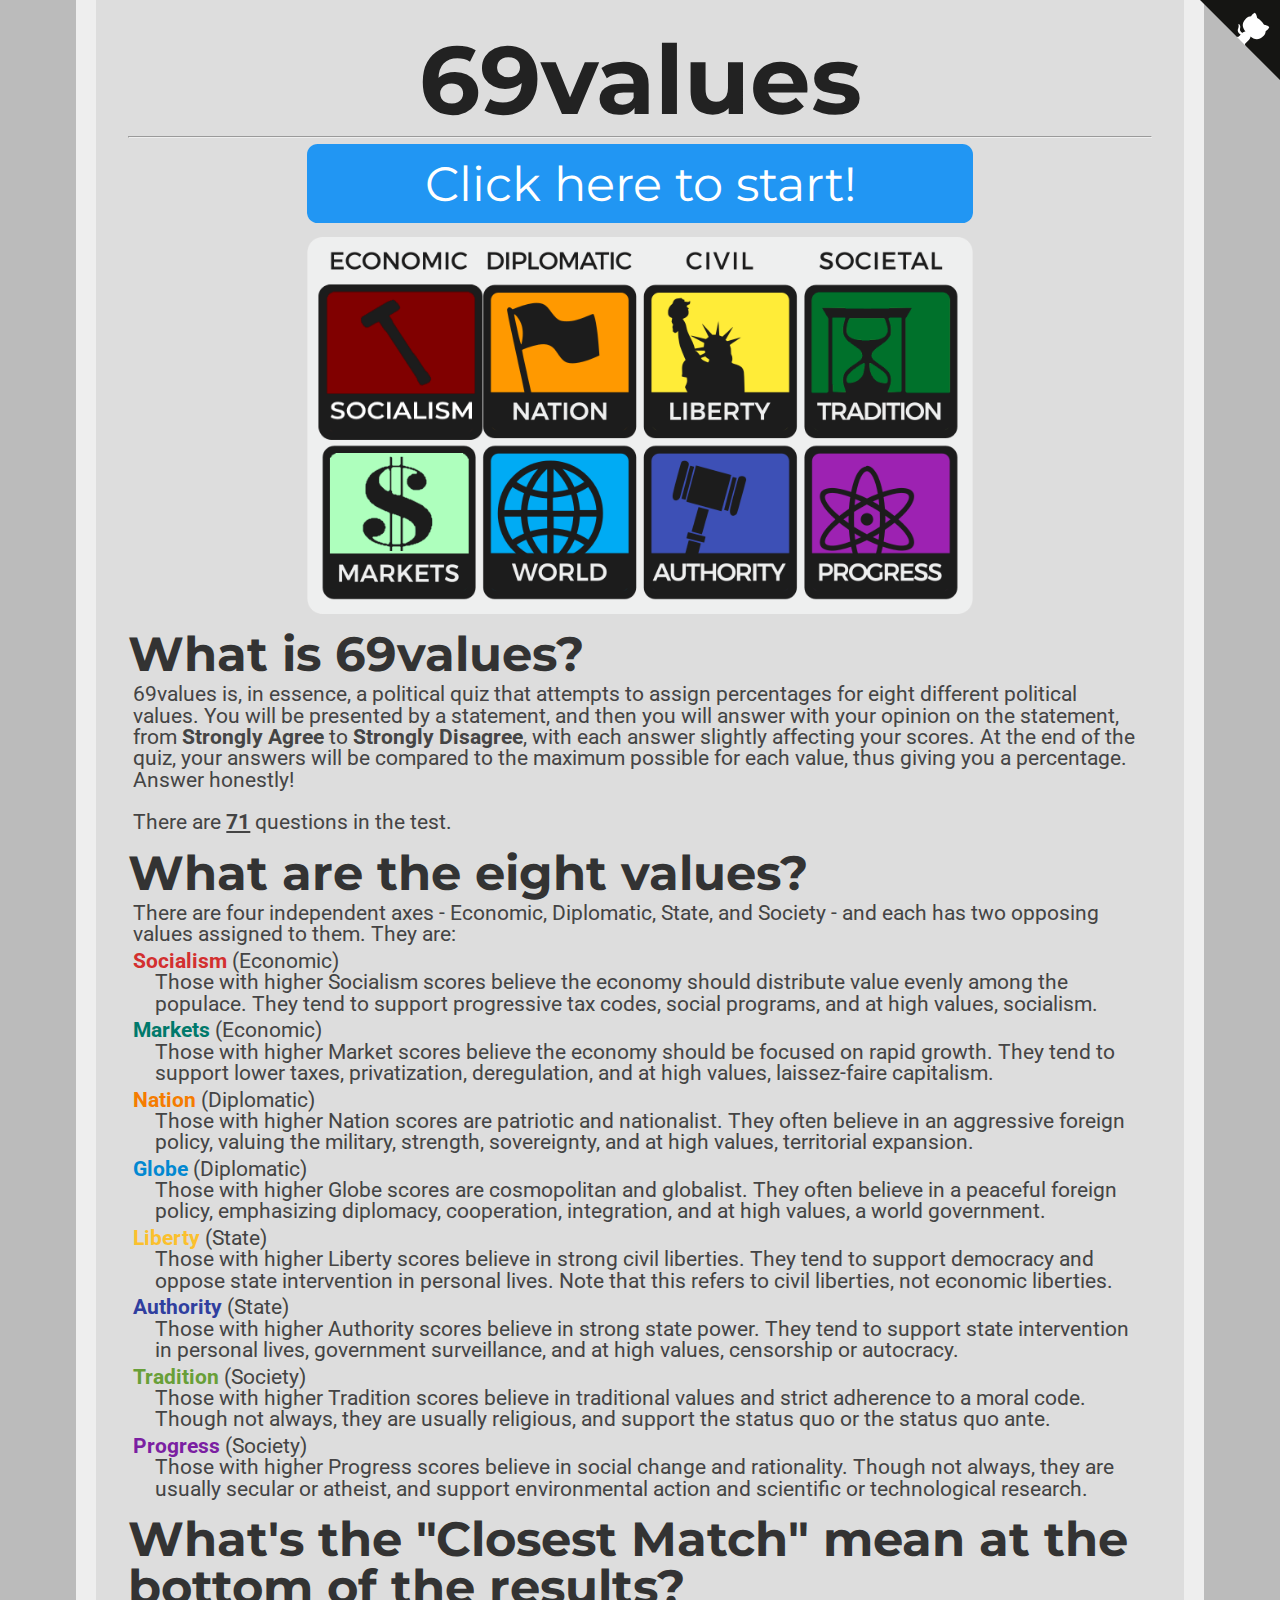
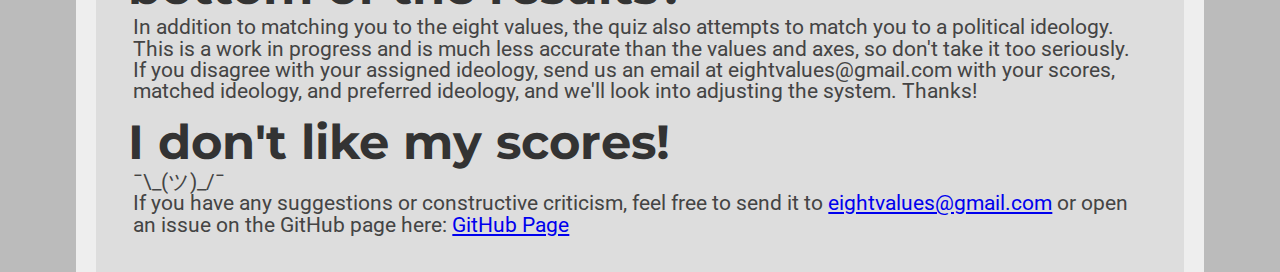
<file: index.html>
﻿<head>
<link href="https://fonts.googleapis.com/css?family=Montserrat:300,400,700|Roboto:400,700" rel="stylesheet">
<link href='style.css' rel='stylesheet' type='text/css'>
<title>69Values</title>
<link rel="icon" type="x-icon" href="icon.png">
<link rel="shortcut icon" type="x-icon" href="icon.png">
<meta charset="utf-8">
<script async src="//pagead2.googlesyndication.com/pagead/js/adsbygoogle.js"></script>
<script>
  (adsbygoogle = window.adsbygoogle || []).push({
    google_ad_client: "ca-pub-6511426299019766",
    enable_page_level_ads: true
  });
</script>
</head>
<body>
<a href="https://github.com/8values/8values.github.io" class="github-corner" aria-label="View source on Github"><svg width="80" height="80" viewBox="0 0 250 250" style="fill:#151513; color:#fff; position: absolute; top: 0; border: 0; right: 0;" aria-hidden="true"><path d="M0,0 L115,115 L130,115 L142,142 L250,250 L250,0 Z"></path><path d="M128.3,109.0 C113.8,99.7 119.0,89.6 119.0,89.6 C122.0,82.7 120.5,78.6 120.5,78.6 C119.2,72.0 123.4,76.3 123.4,76.3 C127.3,80.9 125.5,87.3 125.5,87.3 C122.9,97.6 130.6,101.9 134.4,103.2" fill="currentColor" style="transform-origin: 130px 106px;" class="octo-arm"></path><path d="M115.0,115.0 C114.9,115.1 118.7,116.5 119.8,115.4 L133.7,101.6 C136.9,99.2 139.9,98.4 142.2,98.6 C133.8,88.0 127.5,74.4 143.8,58.0 C148.5,53.4 154.0,51.2 159.7,51.0 C160.3,49.4 163.2,43.6 171.4,40.1 C171.4,40.1 176.1,42.5 178.8,56.2 C183.1,58.6 187.2,61.8 190.9,65.4 C194.5,69.0 197.7,73.2 200.1,77.6 C213.8,80.2 216.3,84.9 216.3,84.9 C212.7,93.1 206.9,96.0 205.4,96.6 C205.1,102.4 203.0,107.8 198.3,112.5 C181.9,128.9 168.3,122.5 157.7,114.1 C157.9,116.9 156.7,120.9 152.7,124.9 L141.0,136.5 C139.8,137.7 141.6,141.9 141.8,141.8 Z" fill="currentColor" class="octo-body"></path></svg></a><style>.github-corner:hover .octo-arm{animation:octocat-wave 560ms ease-in-out}@keyframes octocat-wave{0%,100%{transform:rotate(0)}20%,60%{transform:rotate(-25deg)}40%,80%{transform:rotate(10deg)}}@media (max-width:500px){.github-corner:hover .octo-arm{animation:none}.github-corner .octo-arm{animation:octocat-wave 560ms ease-in-out}}</style>
<h1>69values</h1>
<hr>
<button class="button" onclick="location.href='instructions.html';" style="font-size:36pt;">Click here to start!</button>
<img src="values.svg" class="center"></img>

<h2>What is 69values?</h2>
    <p>69values is, in essence, a political quiz that attempts to assign percentages for eight different political values. You will be presented by a statement, and then you will answer with your opinion on the statement, from <b>Strongly Agree</b> to <b>Strongly Disagree</b>, with each answer slightly affecting your scores. At the end of the quiz, your answers will be compared to the maximum possible for each value, thus giving you a percentage. Answer honestly!<br /><br />
    There are <b><u><span id="numOfQuestions"></span></u></b> questions in the test.</p>

<h2>What are the eight values?</h2>
    <p>There are four independent axes - Economic, Diplomatic, State, and Society - and each has two opposing values assigned to them. They are:</p>
    <p class="value-description"><b style="color:#d32f2f;">Socialism</b> (Economic)<br/>
        Those with higher Socialism scores believe the economy should distribute value evenly among the populace. They tend to support progressive tax codes, social programs, and at high values, socialism.</p>
    <p class="value-description"><b style="color:#00796b;">Markets</b> (Economic)<br/>
        Those with higher Market scores believe the economy should be focused on rapid growth. They tend to support lower taxes, privatization, deregulation, and at high values, laissez-faire capitalism.</p>
    <p class="value-description"><b style="color:#f57c00;">Nation</b> (Diplomatic)<br/>
        Those with higher Nation scores are patriotic and nationalist. They often believe in an aggressive foreign policy, valuing the military, strength, sovereignty, and at high values, territorial expansion.</p>
    <p class="value-description"><b style="color:#0288d1;">Globe</b> (Diplomatic)<br/>
        Those with higher Globe scores are cosmopolitan and globalist. They often believe in a peaceful foreign policy, emphasizing diplomacy, cooperation, integration, and at high values, a world government.</p>
    <p class="value-description"><b style="color:#fbc02d;">Liberty</b> (State)<br/>
        Those with higher Liberty scores believe in strong civil liberties. They tend to support democracy and oppose state intervention in personal lives. Note that this refers to civil liberties, not economic liberties.</p>
    <p class="value-description"><b style="color:#303f9f;">Authority</b> (State)<br/>
        Those with higher Authority scores believe in strong state power. They tend to support state intervention in personal lives, government surveillance, and at high values, censorship or autocracy.</p>
    <p class="value-description"><b style="color:#689f38;">Tradition</b> (Society)<br/>
        Those with higher Tradition scores believe in traditional values and strict adherence to a moral code. Though not always, they are usually religious, and support the status quo or the status quo ante.</p>
    <p class="value-description"><b style="color:#7b1fa2;">Progress</b> (Society)<br/>
        Those with higher Progress scores believe in social change and rationality. Though not always, they are usually secular or atheist, and support environmental action and scientific or technological research.</p>
<h2>What's the "Closest Match" mean at the bottom of the results?</h2>
    <p>In addition to matching you to the eight values, the quiz also attempts to match you to a political ideology. This is a work in progress and is much less accurate than the values and axes, so don't take it too seriously. If you disagree with your assigned ideology, send us an email at eightvalues@gmail.com with your scores, matched ideology, and preferred ideology, and we'll look into adjusting the system. Thanks!</p>
<h2>I don't like my scores!</h2>
    <p>¯\_(ツ)_/¯<br/>
    If you have any suggestions or constructive criticism, feel free to send it to <a href="mailto:eightvalues@gmail.com">eightvalues@gmail.com</a> or open an issue on the GitHub page here: <a href="https://github.com/8values/8values.github.io">GitHub Page</a></p>

<!-- Website visit statistics - no personal information is collected! -->
<script type="text/javascript">
var sc_project=11325211;
var sc_invisible=1;
var sc_security="fd9f0659";
var scJsHost = (("https:" == document.location.protocol) ?
"https://secure." : "http://www.");
document.write("<sc"+"ript type='text/javascript' src='" +
scJsHost+
"statcounter.com/counter/counter.js'></"+"script>");
</script>
<noscript><div class="statcounter"><a title="web stats"
href="http://statcounter.com/" target="_blank"><img
class="statcounter"
src="//c.statcounter.com/11325211/0/fd9f0659/1/" alt="web
stats"></a></div></noscript>

<!-- This is the script for the page itself -->
<script type="application/javascript"src="questions.js"></script>
<script type="text/javascript">
    document.getElementById("numOfQuestions").innerHTML = questions.length;
</script>
</body>
</file>
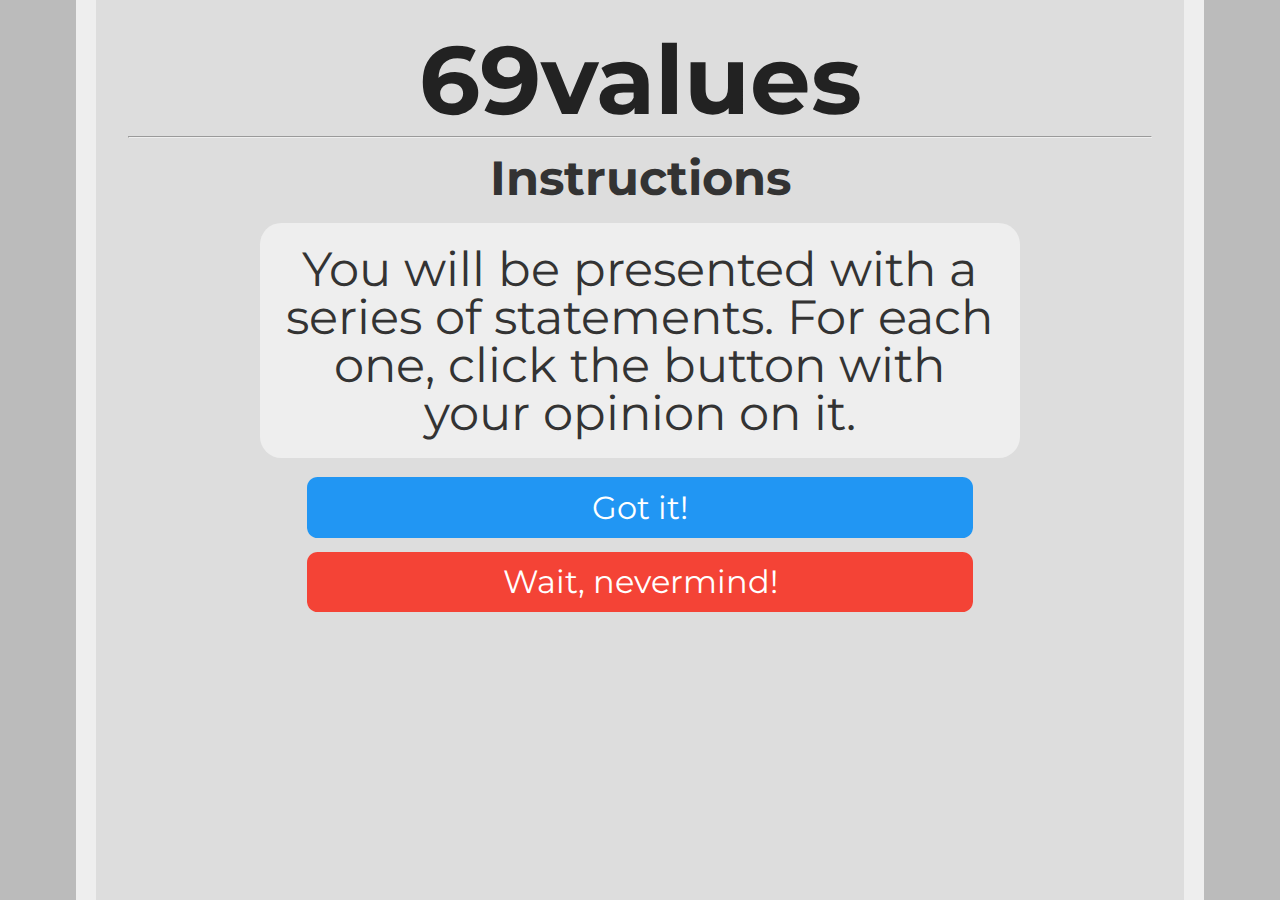
<file: instructions.html>
<head>
<link href="https://fonts.googleapis.com/css?family=Montserrat:300,400,700|Roboto:400,700" rel="stylesheet">
<link href='style.css' rel='stylesheet' type='text/css'>
<title>69values Quiz</title>
<link rel="icon" type="x-icon" href="icon.png">
<link rel="shortcut icon" type="x-icon" href="icon.png">
<meta charset="utf-8">
<script async src="//pagead2.googlesyndication.com/pagead/js/adsbygoogle.js"></script>
<script>
  (adsbygoogle = window.adsbygoogle || []).push({
    google_ad_client: "ca-pub-6511426299019766",
    enable_page_level_ads: true
  });
</script>
</head>
<body>

<h1>69values</h1>
<hr>
<h2 style="text-align:center;">Instructions</h2>
<p class="question">You will be presented with a series of statements. For each one, click the button with your opinion on it.</p>
<button class="button" onclick="location.href='quiz.html';" style="background-color: #2196f3;">Got it!</button> <br>
<button class="button" onclick="location.href='index.html';" style="background-color: #f44336;">Wait, nevermind!</button> <br>

<!-- Website visit statistics - no personal information is collected! -->
<script type="text/javascript">
var sc_project=11325211;
var sc_invisible=1;
var sc_security="fd9f0659";
var scJsHost = (("https:" == document.location.protocol) ?
"https://secure." : "http://www.");
document.write("<sc"+"ript type='text/javascript' src='" +
scJsHost+
"statcounter.com/counter/counter.js'></"+"script>");
</script>
<noscript><div class="statcounter"><a title="web stats"
href="http://statcounter.com/" target="_blank"><img
class="statcounter"
src="//c.statcounter.com/11325211/0/fd9f0659/1/" alt="web
stats"></a></div></noscript>
</body>
</file>
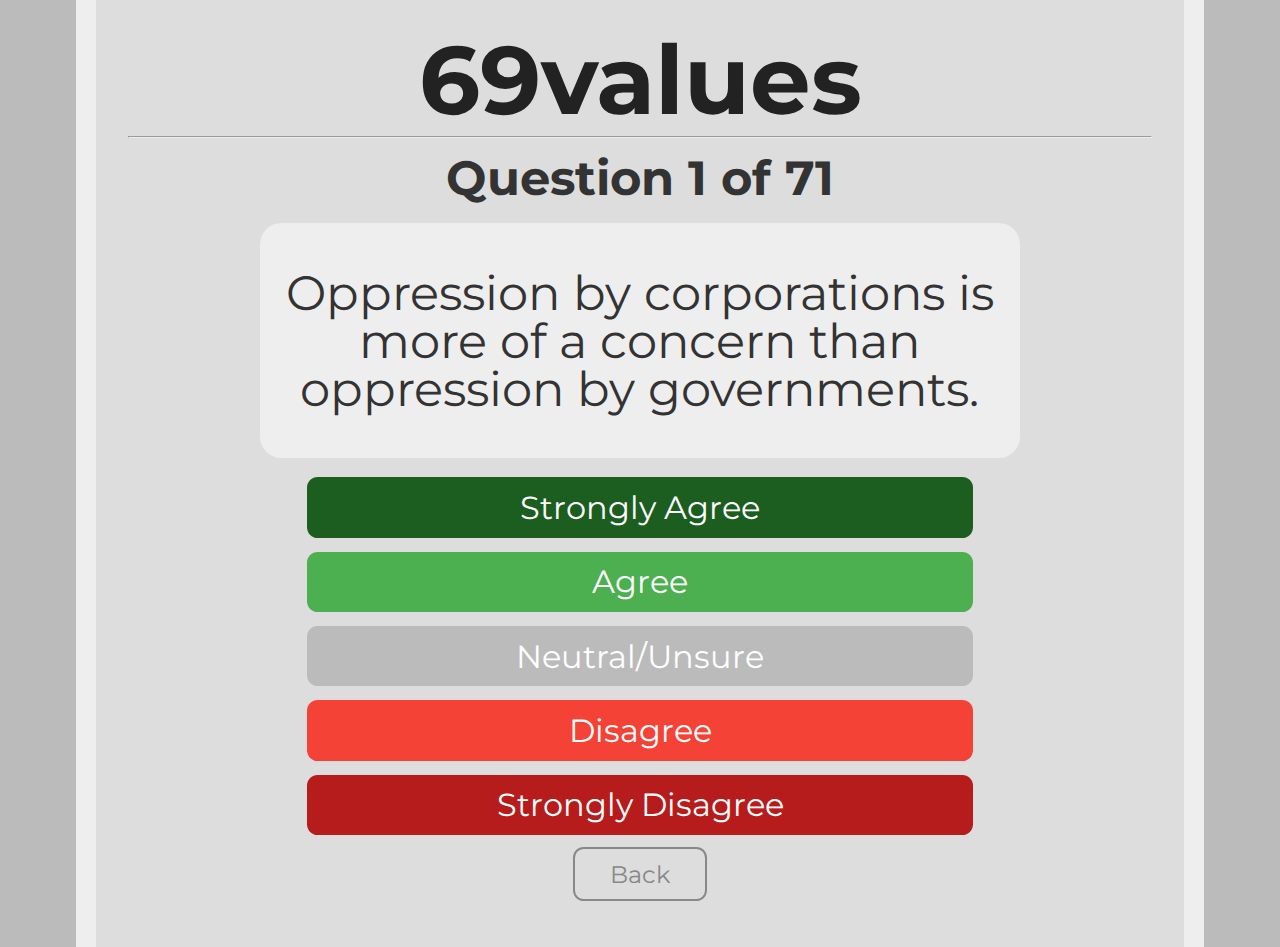
<file: quiz.html>
<head>
<link href="https://fonts.googleapis.com/css?family=Montserrat:300,400,700|Roboto:400,700" rel="stylesheet">
<link href='style.css' rel='stylesheet' type='text/css'>
<title>69values Quiz</title>
<link rel="icon" type="x-icon" href="icon.png">
<link rel="shortcut icon" type="x-icon" href="icon.png">
<meta charset="utf-8">
<script async src="//pagead2.googlesyndication.com/pagead/js/adsbygoogle.js"></script>
<script>
  (adsbygoogle = window.adsbygoogle || []).push({
    google_ad_client: "ca-pub-6511426299019766",
    enable_page_level_ads: true
  });
</script>
</head>
<body>
<script type="application/javascript"
        src="questions.js">
</script>
<h1>69values</h1>
<hr>
<h2 style="text-align:center;" id="question-number">Loading...</h2>
<p class="question" id="question-text"></p>
<button class="button" onclick="next_question( 1.0)" style="background-color: #1b5e20;">Strongly Agree</button> <br>
<button class="button" onclick="next_question( 0.5)" style="background-color: #4caf50;">Agree</button> <br>
<button class="button" onclick="next_question( 0.0)" style="background-color: #bbbbbb;">Neutral/Unsure</button> <br>
<button class="button" onclick="next_question(-0.5)" style="background-color: #f44336;">Disagree</button> <br>
<button class="button" onclick="next_question(-1.0)" style="background-color: #b71c1c;">Strongly Disagree</button> <br>
<button class="small_button" onclick="prev_question()" id="back_button">Back</button>
<button class="small_button_off" id="back_button_off">Back</button><br>

<!-- Website visit statistics - no personal information is collected! -->
<script type="text/javascript">
var sc_project=11325211;
var sc_invisible=1;
var sc_security="fd9f0659";
var scJsHost = (("https:" == document.location.protocol) ?
"https://secure." : "http://www.");
document.write("<sc"+"ript type='text/javascript' src='" +
scJsHost+
"statcounter.com/counter/counter.js'></"+"script>");
</script>
<noscript><div class="statcounter"><a title="web stats"
href="http://statcounter.com/" target="_blank"><img
class="statcounter"
src="//c.statcounter.com/11325211/0/fd9f0659/1/" alt="web
stats"></a></div></noscript>

<!-- JavaScript for the test itself -->
<script>
    var max_econ, max_dipl, max_govt, max_scty; // Max possible scores
    max_econ = max_dipl = max_govt = max_scty = 0;
    var econ, dipl, govt, scty; // User's scores
    econ = dipl = govt = scty = 0;
    var qn = 0; // Question number
    var prev_answer = null;
    init_question();
    for (var i = 0; i < questions.length; i++) {
        max_econ += Math.abs(questions[i].effect.econ)
        max_dipl += Math.abs(questions[i].effect.dipl)
        max_govt += Math.abs(questions[i].effect.govt)
        max_scty += Math.abs(questions[i].effect.scty)
    }
    function init_question() {
        document.getElementById("question-text").innerHTML = questions[qn].question;
        document.getElementById("question-number").innerHTML = "Question " + (qn + 1) + " of " + (questions.length);
        if (prev_answer == null) {
            document.getElementById("back_button").style.display = 'none';
            document.getElementById("back_button_off").style.display = 'block';
        } else {
            document.getElementById("back_button").style.display = 'block';
            document.getElementById("back_button_off").style.display = 'none';
        }

    }

    function next_question(mult) {
        econ += mult*questions[qn].effect.econ
        dipl += mult*questions[qn].effect.dipl
        govt += mult*questions[qn].effect.govt
        scty += mult*questions[qn].effect.scty
        qn++;
        prev_answer = mult;
        if (qn < questions.length) {
            init_question();
        } else {
            results();
        }
    }
    function prev_question() {
        if (prev_answer == null) {
            return;
        }
        qn--;
        econ -= prev_answer * questions[qn].effect.econ;
        dipl -= prev_answer * questions[qn].effect.dipl;
        govt -= prev_answer * questions[qn].effect.govt;
        scty -= prev_answer * questions[qn].effect.scty;
        prev_answer = null;
        init_question();

    }
    function calc_score(score,max) {
        return (100*(max+score)/(2*max)).toFixed(1)
    }
    function results() {
        location.href = `results.html`
            + `?e=${calc_score(econ,max_econ)}`
            + `&d=${calc_score(dipl,max_dipl)}`
            + `&g=${calc_score(govt,max_govt)}`
            + `&s=${calc_score(scty,max_scty)}`
    }
</script>
</body>
</file>
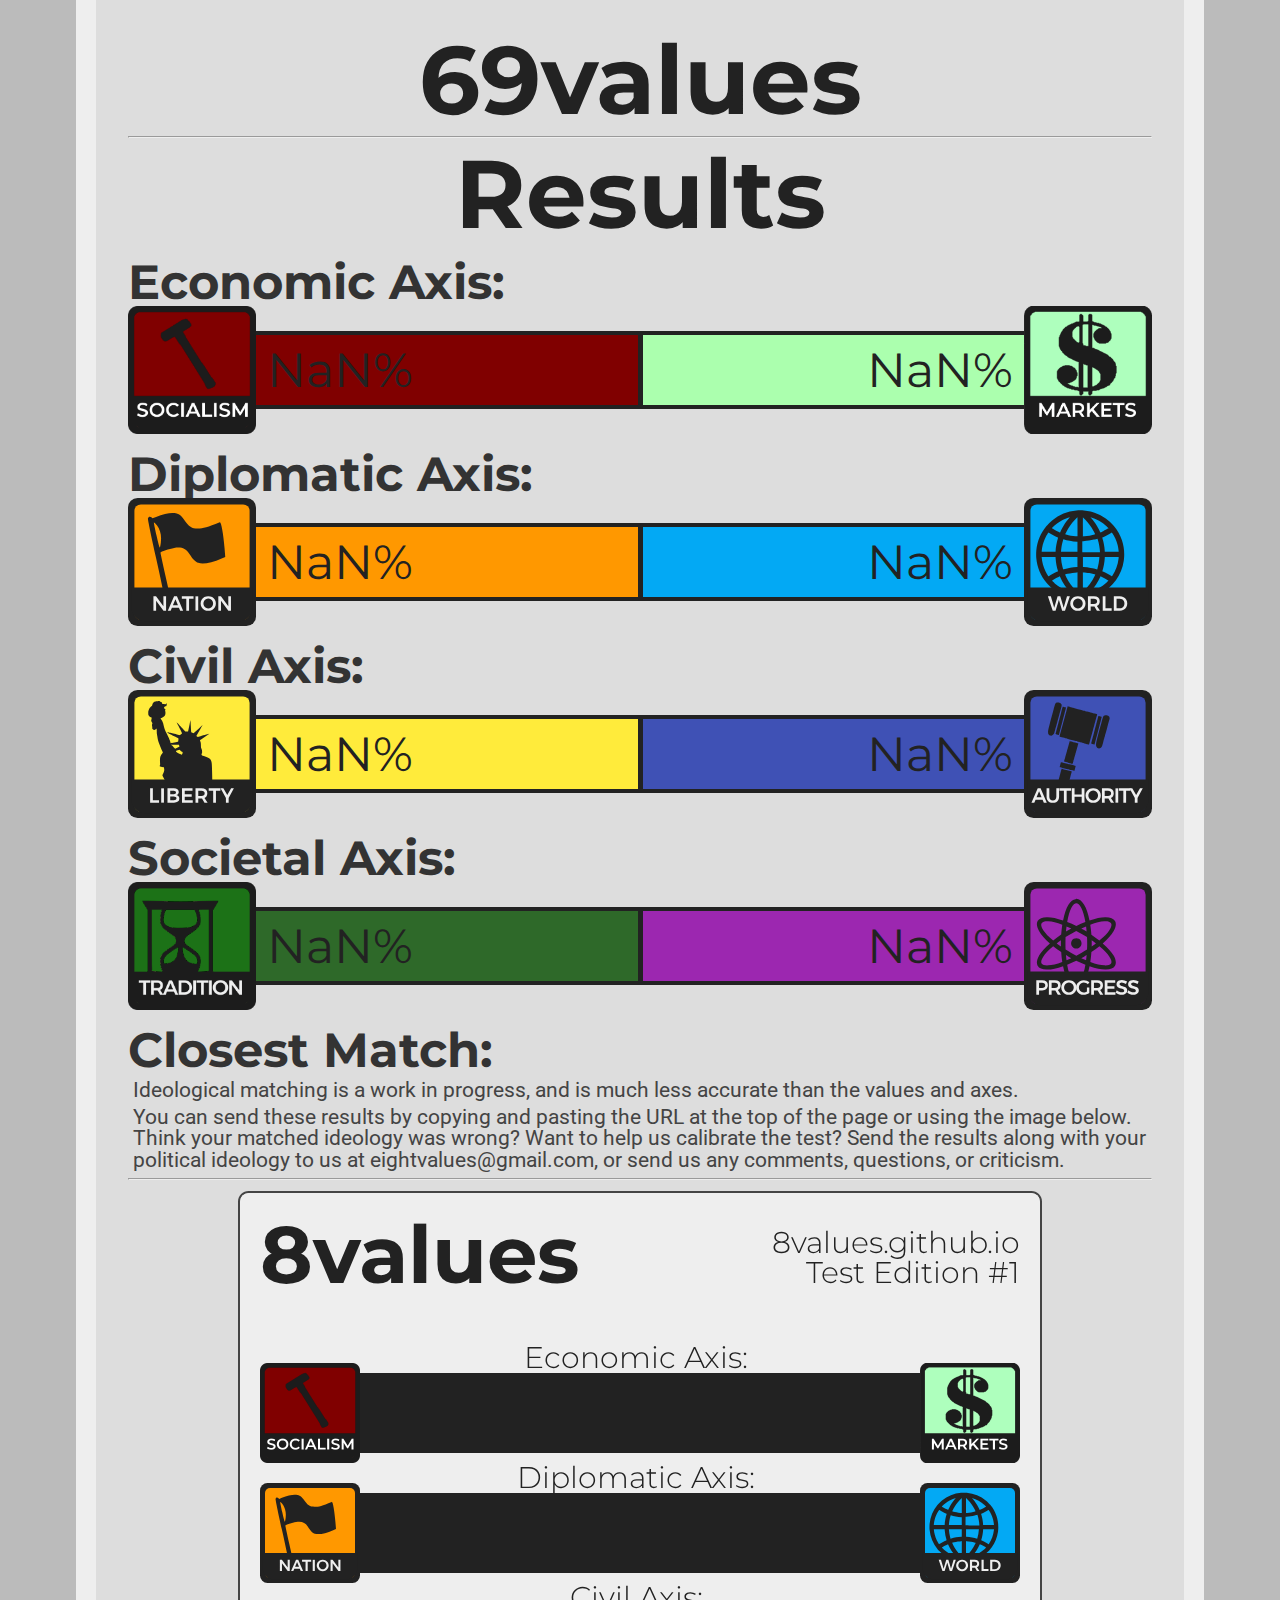
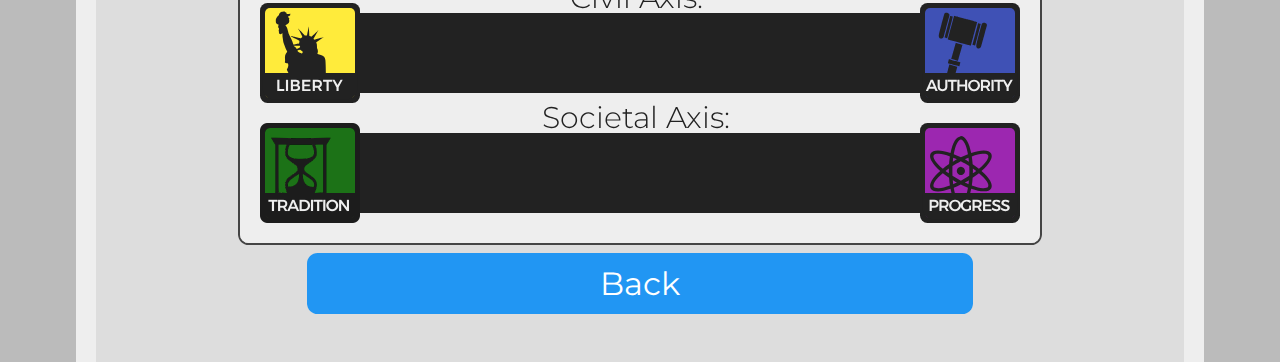
<file: results.html>
<head>
<link href="https://fonts.googleapis.com/css?family=Montserrat:300,400,700|Roboto:400,700" rel="stylesheet">
<link href='style.css' rel='stylesheet' type='text/css'>
<title>69values Results</title>
<link rel="icon" type="x-icon" href="icon.png">
<link rel="shortcut icon" type="x-icon" href="icon.png">
<meta charset="utf-8">
<script>
  version = "Test Edition #1" //Remember to update this before making changes to the test itself!
</script>
</head>
<script type="application/javascript"
        src="ideologies.js">
</script>

<body>
<h1>69values</h1>
<hr>

<h1>Results</h1>

<h2>Economic Axis: <span class="weight-300" id="economic-label"></span></h2>
<div class="axis">
    <img id="img-equality" src="value_images/equality.svg" height="128pt"/>
    <div class="bar equality" id="bar-equality"><div class="text-wrapper" id="equality"></div></div>
    <div class="bar wealth" id="bar-wealth"><div class="text-wrapper" id="wealth"></div></div>
    <img id="img-wealth" src="value_images/wealth.svg" height="128pt"/>
</div>
<h2>Diplomatic Axis: <span class="weight-300" id="diplomatic-label"></span></h2>
<div class="axis">
    <img id="img-might" src="value_images/might.svg" height="128pt"/>
    <div class="bar might" id="bar-might"><div class="text-wrapper" id="might"></div></div>
    <div class="bar peace" id="bar-peace"><div class="text-wrapper" id="peace"></div></div>
    <img id="img-peace" src="value_images/peace.svg" height="128pt"/>
</div>
<h2>Civil Axis: <span class="weight-300" id="state-label"></span></h2>
<div class="axis">
    <img id="img-liberty" src="value_images/liberty.svg" height="128pt"/>
    <div class="bar liberty" id="bar-liberty"><div class="text-wrapper" id="liberty"></div></div>
    <div class="bar authority" id="bar-authority"><div class="text-wrapper" id="authority"></div></div>
    <img id="img-authority" src="value_images/authority.svg" height="128pt"/>
</div>
<h2>Societal Axis: <span class="weight-300" id="society-label"></span></h2>
<div class="axis">
    <img id="img-tradition" src="value_images/tradition.svg" height="128pt"/>
    <div class="bar tradition" id="bar-tradition"><div class="text-wrapper" id="tradition"></div></div>
    <div class="bar progress" id="bar-progress"><div class="text-wrapper" id="progress"></div></div>
    <img id="img-progress" src="value_images/progress.svg" height="128pt"/>
</div>
<h2>Closest Match: <span class="weight-300" id="ideology-label"></span></h2>
<p>Ideological matching is a work in progress, and is much less accurate than the values and axes.</p>
<p>You can send these results by copying and pasting the URL at the top of the page or using the image below. Think your matched ideology was wrong? Want to help us calibrate the test? Send the results along with your political ideology to us at eightvalues@gmail.com, or send us any comments, questions, or criticism. </p>
<hr/>
<img src="" id="banner">
<button class="button" onclick="location.href='index.html';" style="background-color: #2196f3;">Back</button> <br>
<!-- Website visit statistics - no personal information is collected! -->
<script type="text/javascript">
var sc_project=11325211;
var sc_invisible=1;
var sc_security="fd9f0659";
var scJsHost = (("https:" == document.location.protocol) ?
"https://secure." : "http://www.");
document.write("<sc"+"ript type='text/javascript' src='" +
scJsHost+
"statcounter.com/counter/counter.js'></"+"script>");
</script>
<noscript><div class="statcounter"><a title="web stats"
href="http://statcounter.com/" target="_blank"><img
class="statcounter"
src="//c.statcounter.com/11325211/0/fd9f0659/1/" alt="web
stats"></a></div></noscript>
<script>
    function getQueryVariable(variable)
    {
           var query = window.location.search.substring(1)
           var vars = query.split("&")
           for (var i=0;i<vars.length;i++) {
                   var pair = vars[i].split("=")
                   if(pair[0] == variable) {return pair[1]}
           }
           return(NaN);
    }

    function setBarValue(name, value) {
        innerel = document.getElementById(name)
        outerel = document.getElementById("bar-" + name)
        outerel.style.width = (value + "%")
        innerel.innerHTML = (value + "%")
        if (innerel.offsetWidth + 20 > outerel.offsetWidth) {
            innerel.style.visibility = "hidden"
        }
    }

    econArray = ["Communist","Socialist","Socialist-Centre","Centrist","Capitalist-Centre","Capitalist","Laissez-Faire"]
    diplArray = ["Cosmopolitan","Internationalist","Diplomatic","Balanced","Nationalist","Ultranationalist","Chauvinist"]
    govtArray = ["Anarchist","Libertarian","Liberal","Moderate","Statist","Authoritarian","Totalitarian"]
    sctyArray = ["Revolutionary","Very Progressive","Progressive","Centre","Traditional","Reactionary","Primitivist"]

    function setLabel(val,ary) {
        if (val > 100) { return "" } else
        if (val > 90) { return ary[0] } else
        if (val > 75) { return ary[1] } else
        if (val > 60) { return ary[2] } else
        if (val >= 40) { return ary[3] } else
        if (val >= 25) { return ary[4] } else
        if (val >= 10) { return ary[5] } else
        if (val >= 0) { return ary[6] } else
        	{return ""}
    }

    equality  = getQueryVariable("e")
    peace     = getQueryVariable("d")
    liberty   = getQueryVariable("g")
    progress  = getQueryVariable("s")
    wealth    = (100 - equality).toFixed(1)
    might     = (100 - peace   ).toFixed(1)
    authority = (100 - liberty ).toFixed(1)
    tradition = (100 - progress).toFixed(1)

    setBarValue("equality", equality)
    setBarValue("wealth", wealth)
    setBarValue("peace", peace)
    setBarValue("might", might)
    setBarValue("liberty", liberty)
    setBarValue("authority", authority)
    setBarValue("progress", progress)
    setBarValue("tradition", tradition)

    document.getElementById("economic-label").innerHTML = setLabel(equality, econArray)
    document.getElementById("diplomatic-label").innerHTML = setLabel(peace, diplArray)
    document.getElementById("state-label").innerHTML = setLabel(liberty, govtArray)
    document.getElementById("society-label").innerHTML = setLabel(progress, sctyArray)

    ideology = ""
    ideodist = Infinity
    for (var i = 0; i < ideologies.length; i++) {
        dist = 0
        dist += Math.pow(Math.abs(ideologies[i].stats.econ - equality), 2)
        dist += Math.pow(Math.abs(ideologies[i].stats.govt - liberty), 2)
        dist += Math.pow(Math.abs(ideologies[i].stats.dipl - peace), 1.73856063)
        dist += Math.pow(Math.abs(ideologies[i].stats.scty - progress), 1.73856063)
        if (dist < ideodist) {
            ideology = ideologies[i].name
            ideodist = dist
        }
    }
    document.getElementById("ideology-label").innerHTML = ideology

    function createImage(src, x, y, w, h) {
        img = new Image ()
        img.src = src
        img.onLoad = function() {
            ctx.drawImage(img, x, y, w, h)
        }
    }

    window.onload = function() {
        var c = document.createElement("canvas")
        var ctx = c.getContext("2d")
        c.width = 800;
        c.height = 650;
        ctx.fillStyle = "#EEEEEE"
        ctx.fillRect(0,0,800,650);

        img = document.getElementById("img-equality")
        ctx.drawImage(img, 20, 170, 100, 100);
        img = document.getElementById("img-wealth")
        ctx.drawImage(img, 680, 170, 100, 100)
        img = document.getElementById("img-might")
        ctx.drawImage(img, 20, 290, 100, 100)
        img = document.getElementById("img-peace")
        ctx.drawImage(img, 680, 290, 100, 100)
        img = document.getElementById("img-liberty")
        ctx.drawImage(img, 20, 410, 100, 100)
        img = document.getElementById("img-authority")
        ctx.drawImage(img, 680, 410, 100, 100)
        img = document.getElementById("img-tradition")
        ctx.drawImage(img, 20, 530, 100, 100)
        img = document.getElementById("img-progress")
        ctx.drawImage(img, 680, 530, 100, 100)

        ctx.fillStyle="#222222"
        ctx.fillRect(120, 180, 560, 80)
        ctx.fillRect(120, 300, 560, 80)
        ctx.fillRect(120, 420, 560, 80)
        ctx.fillRect(120, 540, 560, 80)
        ctx.fillStyle="#f44336"
        ctx.fillRect(120, 184, 5.6*equality-2, 72)
        ctx.fillStyle="#00897b"
        ctx.fillRect(682-5.6*wealth, 184, 5.6*wealth-2, 72)
        ctx.fillStyle="#ff9800"
        ctx.fillRect(120, 304, 5.6*might-2, 72)
        ctx.fillStyle="#03a9f4"
        ctx.fillRect(682-5.6*peace, 304, 5.6*peace-2, 72)
        ctx.fillStyle="#ffeb3b"
        ctx.fillRect(120, 424, 5.6*liberty-2, 72)
        ctx.fillStyle="#3f51b5"
        ctx.fillRect(682-5.6*authority, 424, 5.6*authority-2, 72)
        ctx.fillStyle="#8bc34a"
        ctx.fillRect(120, 544, 5.6*tradition-2, 72)
        ctx.fillStyle="#9c27b0"
        ctx.fillRect(682-5.6*progress, 544, 5.6*progress-2, 72)
        ctx.fillStyle="#222222"
        ctx.font="700 80px Montserrat"
        ctx.textAlign="left"
        ctx.fillText("8values", 20, 90)
        ctx.font="50px Montserrat"
        ctx.fillText(ideology, 20, 140)

        ctx.textAlign="left"
        if (equality  > 30) {ctx.fillText(equality + "%", 130, 237.5)}
        if (might     > 30) {ctx.fillText(might + "%", 130, 357.5)}
        if (liberty   > 30) {ctx.fillText(liberty + "%", 130, 477.5)}
        if (tradition > 30) {ctx.fillText(tradition + "%", 130, 597.5)}
        ctx.textAlign="right"
        if (wealth    > 30) {ctx.fillText(wealth + "%", 670, 237.5)}
        if (peace     > 30) {ctx.fillText(peace + "%", 670, 357.5)}
        if (authority > 30) {ctx.fillText(authority + "%", 670, 477.5)}
        if (progress  > 30) {ctx.fillText(progress + "%", 670, 597.5)}

        ctx.font="300 30px Montserrat"
        ctx.fillText("8values.github.io", 780, 60)
		ctx.fillText(version, 780, 90)
        ctx.textAlign="center"
        ctx.fillText("Economic Axis: " + document.getElementById("economic-label").innerHTML, 400, 175)
        ctx.fillText("Diplomatic Axis: " + document.getElementById("diplomatic-label").innerHTML, 400, 295)
        ctx.fillText("Civil Axis: " + document.getElementById("state-label").innerHTML, 400, 415)
        ctx.fillText("Societal Axis: " + document.getElementById("society-label").innerHTML, 400, 535)

        document.getElementById("banner").src = c.toDataURL();
    }
    </script>
</body>
</file>
<file: style.css>
html {
    background-color: #bbbbbb;
    padding: 0px;
}
body {
    width: 80%;
    min-height: calc(100vh - 4em);
    margin: 0 auto;
    padding: 2em;
    background-color: #dddddd;
    border-color: #eeeeee;
    border-left-style: solid;
    border-right-style: solid;
    border-width: 20px;
}
p {
    color: #444444;
    font-family: 'Roboto', sans-serif;
    font-size: 16pt;
    line-height: 1;
    margin: 4pt;
}
p.value-description {
    text-indent: -16pt;
    margin-left: 20pt;
}
p.question {
    margin: 16pt auto;
    color: #333333;
    font-family: 'Montserrat', sans-serif;
    font-weight: normal;
    width: 70%;
    min-width: 500pt;
    min-height: 144pt;
    background-color: #eeeeee;
    padding: 16pt;
    border-radius: 16pt;
    font-size: 36pt;
    display: flex;
    justify-content: center;
    align-items: center;
    text-align: center;

}
h1 {
    color: #222222;
    font-family: 'Montserrat', sans-serif;
    font-size: 72pt;
    text-align: center;
    line-height: 72pt;
    margin-top: 0pt;
    margin-bottom: 0pt;
}
h2 {
    color: #333333;
    font-family: 'Montserrat', sans-serif;
    font-size: 36pt;
    line-height: 36pt;
    margin-top: 12pt;
    margin-bottom: 0pt;
}
li {
    font-size: 16pt;
    text-indent: 16pt;
}
a {
    font-family: inherit;
}
img.center {
    display: block;
    margin: 1em auto;
    width: 50%;
    min-width: 500pt;
}
.button {
    background-color: #2196f3;
    font-family: 'Montserrat', sans-serif;
    border: none;
    border-radius: 8pt;
    color: white;
    padding: 8pt;
    width: 50%;
    min-width: 500pt;
    text-align: center;
    text-decoration: none;
    display: block;
    font-size: 24pt;
    margin: -2px auto;
    cursor: pointer;
}
.small_button, .small_button_off {
    background-color: #333;
    font-family: 'Montserrat', sans-serif;
    border: none;
    border-radius: 8pt;
    color: white;
    padding: 8pt;
    width: 10%;
    min-width: 100pt;
    text-align: center;
    text-decoration: none;
    display: block;
    font-size: 18pt;
    margin: -2px auto;
    cursor: pointer;
}
.small_button_off {
    background-color: #ddd;
    color: #888;
    border: 2px solid #888;
    cursor: not-allowed;
    margin: -4px auto;
}
div.axis {
    width: 100%;
    display: flex;
    align-items: center;
    justify-content: center;
}
div.bar {
    height: 36pt;
    line-height: 36pt;
    padding: 8pt;
    margin-top: 4pt;
    margin-bottom: 4pt;
    border-width: 4px;
    border-right-width: 1px;
    border-top-style: solid;
    border-bottom-style: solid;
    border-color: #222222;
    background-color: #eeeeee;
    display: block;
    width: 50%;
}
div.text-wrapper {
    font-family: 'Montserrat', sans-serif;
    font-size: 36pt;
    line-height: 36pt;
    color: #222222;
    display: inline-block;
}
div.equality {
    background-color: #800000;
    text-align: left;
    border-right-style: solid;
}
div.wealth {
    background-color: #abffae;
    text-align: right;
    border-left-style: solid;
}
div.liberty {
    background-color: #ffeb3b;
    text-align: left;
    border-right-style: solid;
}
div.authority {
    background-color: #3f51b5;
    text-align: right;
    border-left-style: solid;
}
div.peace {
    background-color: #03a9f4;
    text-align: right;
    border-left-style: solid;
}
div.might {
    background-color: #ff9800;
    text-align: left;
    border-right-style: solid;
}
div.progress {
    background-color: #9c27b0;
    text-align: right;
    border-left-style: solid;
}
div.tradition {
    background-color: #2e6929;
    text-align: left;
    border-right-style: solid;
}
span.weight-300 {
    font-weight: 300;
}
#banner {
    border-color: #444444;
    border-style: solid;
    border-width: 2px;
    border-radius: 8pt;
    display: block;
    margin: 8pt;
    margin-left: auto;
    margin-right: auto;
}
</file>
